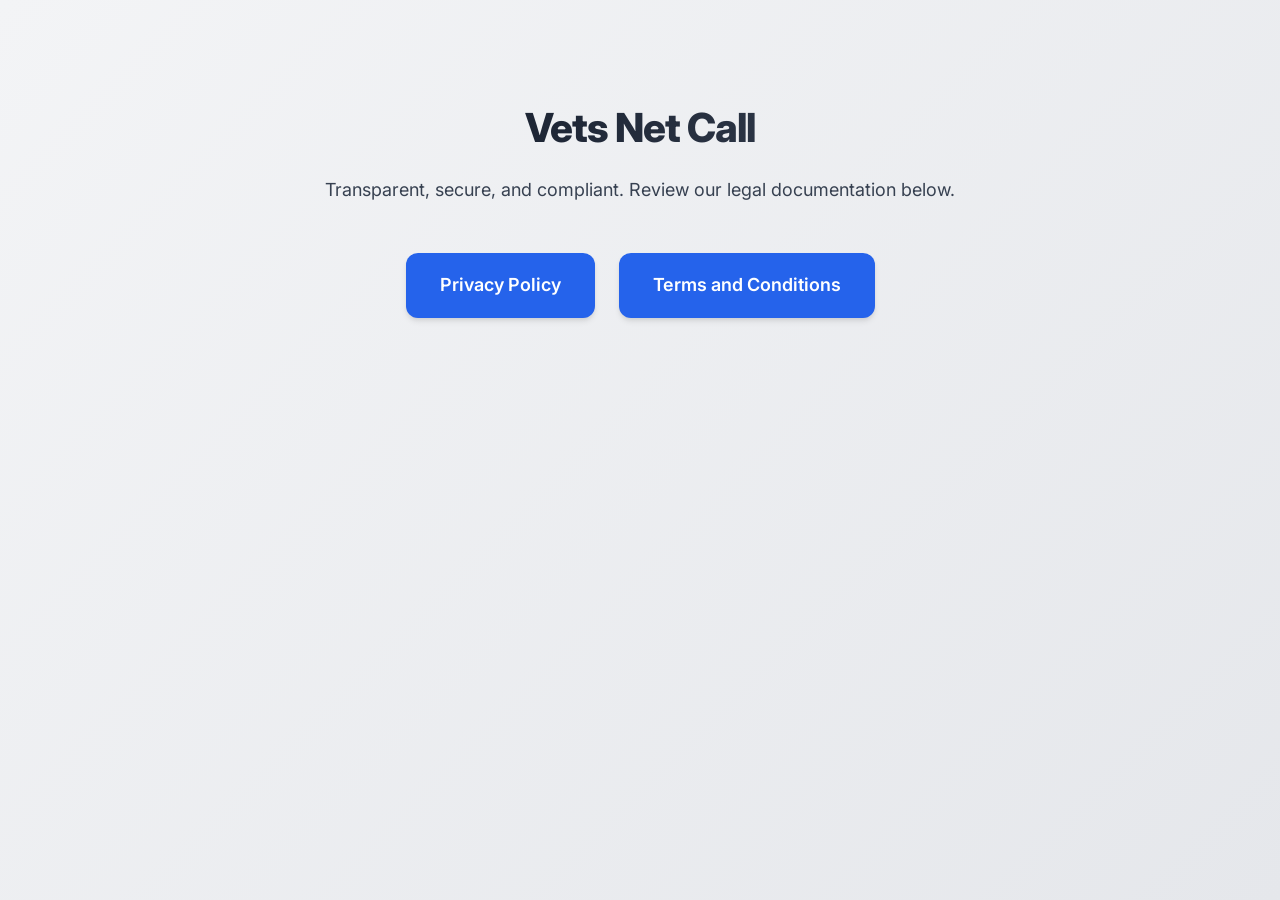
<file: index.html>
<!DOCTYPE html>
<html lang="en">
<head>
  <meta charset="UTF-8">
  <meta name="viewport" content="width=device-width, initial-scale=1.0">
  <title>Vets Net Call - Legal Policies</title>
  <meta name="description" content="Legal documentation, terms, and privacy policies for the Vets Net Call application.">
  <link rel="preconnect" href="https://fonts.googleapis.com">
  <link rel="preconnect" href="https://fonts.gstatic.com" crossorigin>
  <link href="https://fonts.googleapis.com/css2?family=Inter:wght@400;600;800&display=swap" rel="stylesheet">
  <link rel="stylesheet" href="styles.css">
</head>
<body>
  <main class="container">
    <div class="hero">
      <h1>Vets Net Call</h1>
      <p>Transparent, secure, and compliant. Review our legal documentation below.</p>
      
      <div class="button-group">
        <a href="privacy.html" class="btn">Privacy Policy</a>
        <a href="terms.html" class="btn">Terms and Conditions</a>
      </div>
    </div>
  </main>
</body>
</html>
</file>
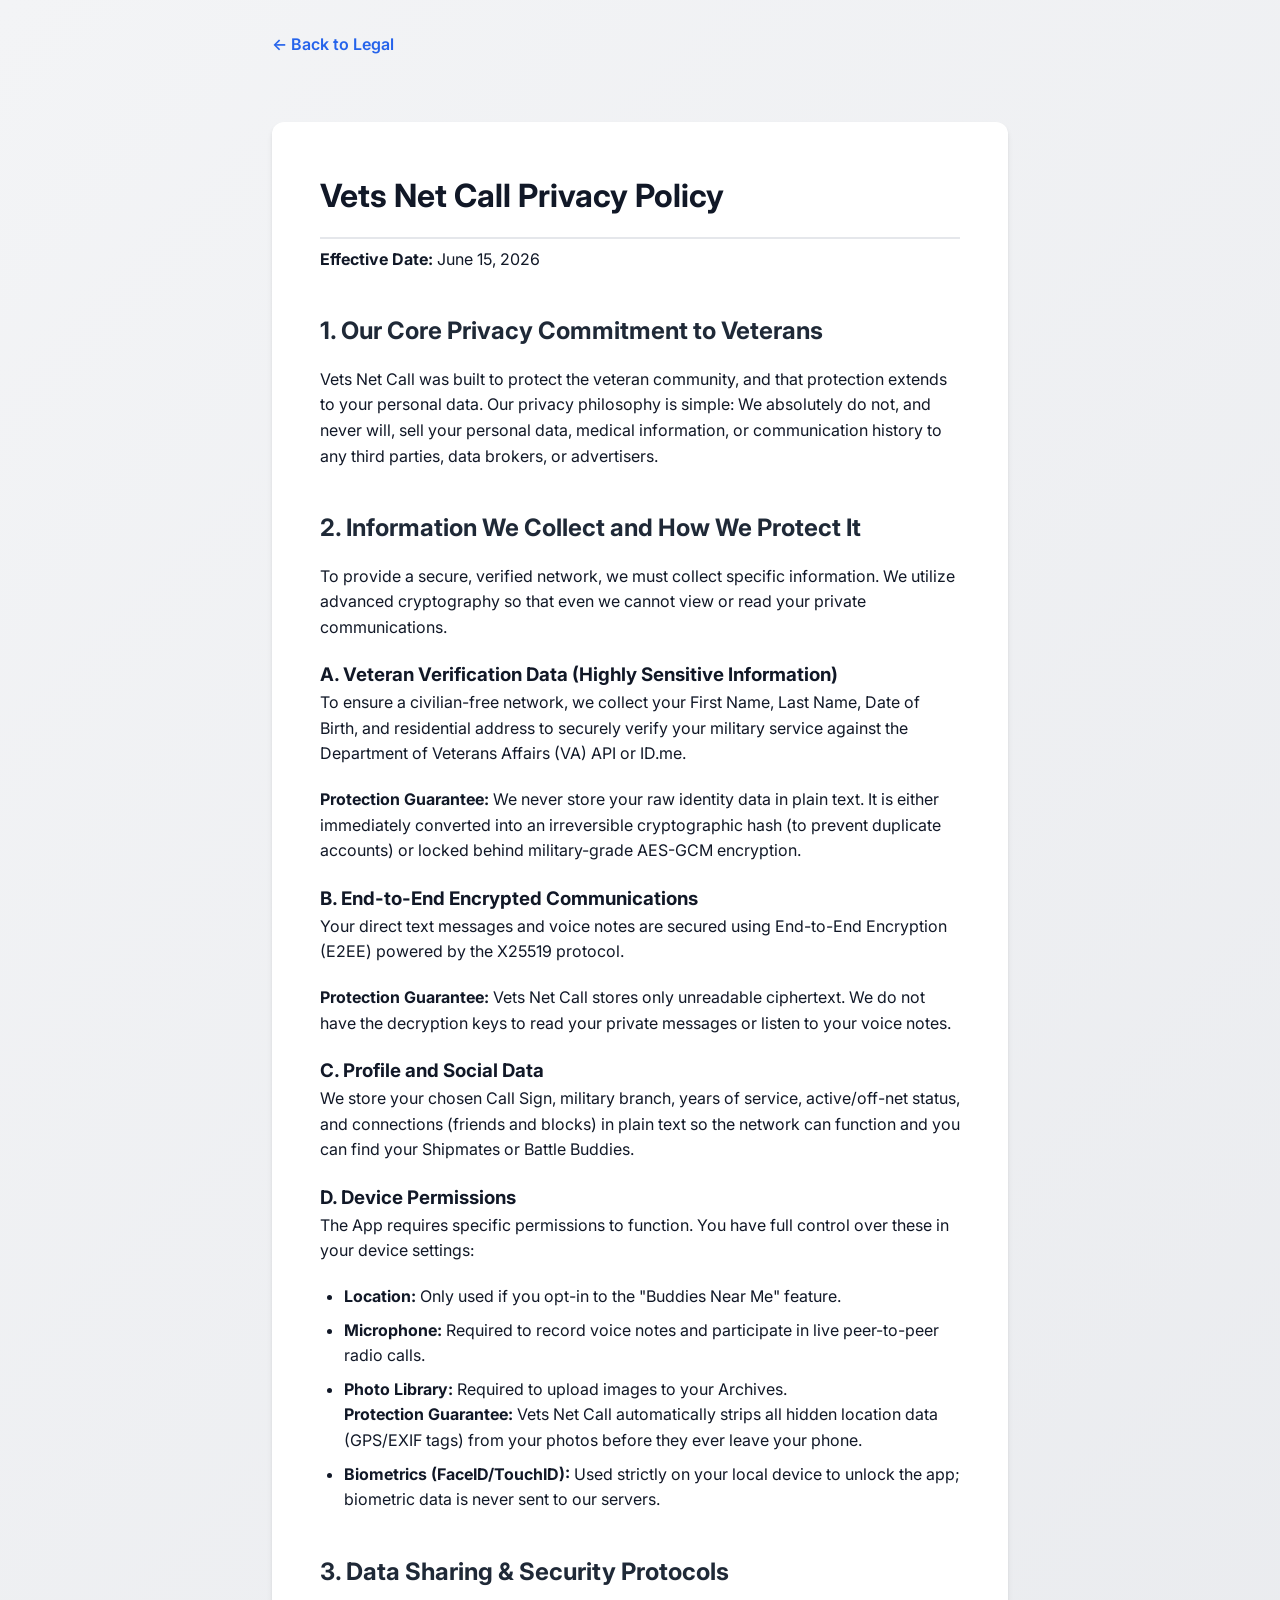
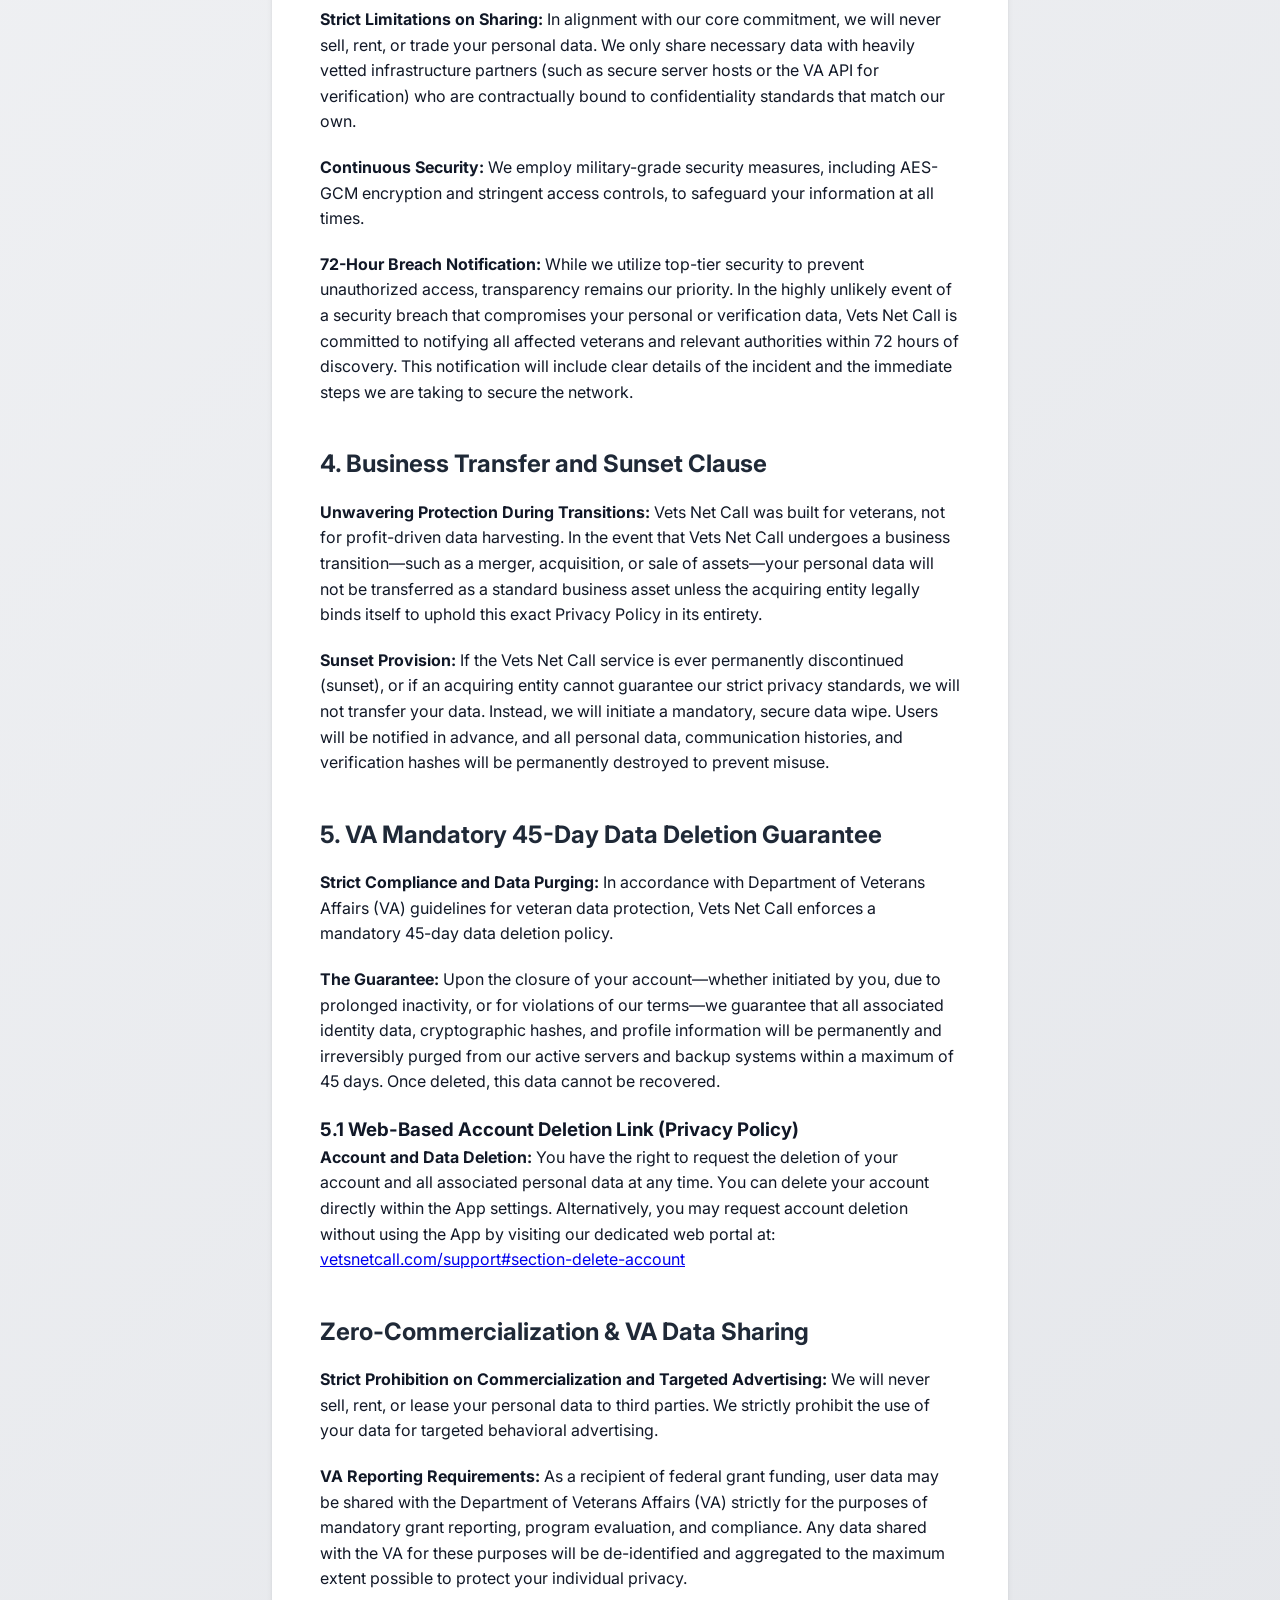
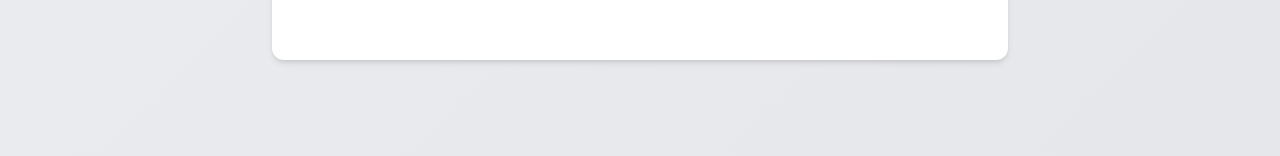
<file: privacy.html>
<!DOCTYPE html>
<html lang="en">
<head>
  <meta charset="UTF-8">
  <meta name="viewport" content="width=device-width, initial-scale=1.0">
  <title>Privacy Policy - Vets Net Call</title>
  <meta name="description" content="Privacy Policy for the Vets Net Call application. Learn how we collect, use, and protect your data.">
  <link rel="preconnect" href="https://fonts.googleapis.com">
  <link rel="preconnect" href="https://fonts.gstatic.com" crossorigin>
  <link href="https://fonts.googleapis.com/css2?family=Inter:wght@400;600;800&display=swap" rel="stylesheet">
  <link rel="stylesheet" href="styles.css">
</head>
<body>
  <main class="container">
    <a href="index.html" class="back-link">&larr; Back to Legal</a>
    
    <div class="document-surface">
      <h1>Vets Net Call Privacy Policy</h1>
      <p><strong>Effective Date:</strong> June 15, 2026</p>

      <h2>1. Our Core Privacy Commitment to Veterans</h2>
      <p>Vets Net Call was built to protect the veteran community, and that protection extends to your personal data. Our privacy philosophy is simple: We absolutely do not, and never will, sell your personal data, medical information, or communication history to any third parties, data brokers, or advertisers.</p>

      <h2>2. Information We Collect and How We Protect It</h2>
      <p>To provide a secure, verified network, we must collect specific information. We utilize advanced cryptography so that even we cannot view or read your private communications.</p>
      
      <h3>A. Veteran Verification Data (Highly Sensitive Information)</h3>
      <p>To ensure a civilian-free network, we collect your First Name, Last Name, Date of Birth, and residential address to securely verify your military service against the Department of Veterans Affairs (VA) API or ID.me.</p>
      <p><strong>Protection Guarantee:</strong> We never store your raw identity data in plain text. It is either immediately converted into an irreversible cryptographic hash (to prevent duplicate accounts) or locked behind military-grade AES-GCM encryption.</p>

      <h3>B. End-to-End Encrypted Communications</h3>
      <p>Your direct text messages and voice notes are secured using End-to-End Encryption (E2EE) powered by the X25519 protocol.</p>
      <p><strong>Protection Guarantee:</strong> Vets Net Call stores only unreadable ciphertext. We do not have the decryption keys to read your private messages or listen to your voice notes.</p>

      <h3>C. Profile and Social Data</h3>
      <p>We store your chosen Call Sign, military branch, years of service, active/off-net status, and connections (friends and blocks) in plain text so the network can function and you can find your Shipmates or Battle Buddies.</p>

      <h3>D. Device Permissions</h3>
      <p>The App requires specific permissions to function. You have full control over these in your device settings:</p>
      <ul>
        <li><strong>Location:</strong> Only used if you opt-in to the "Buddies Near Me" feature.</li>
        <li><strong>Microphone:</strong> Required to record voice notes and participate in live peer-to-peer radio calls.</li>
        <li><strong>Photo Library:</strong> Required to upload images to your Archives.<br>
        <strong>Protection Guarantee:</strong> Vets Net Call automatically strips all hidden location data (GPS/EXIF tags) from your photos before they ever leave your phone.</li>
        <li><strong>Biometrics (FaceID/TouchID):</strong> Used strictly on your local device to unlock the app; biometric data is never sent to our servers.</li>
      </ul>

      <h2>3. Data Sharing & Security Protocols</h2>
      <p><strong>Strict Limitations on Sharing:</strong> In alignment with our core commitment, we will never sell, rent, or trade your personal data. We only share necessary data with heavily vetted infrastructure partners (such as secure server hosts or the VA API for verification) who are contractually bound to confidentiality standards that match our own.</p>
      <p><strong>Continuous Security:</strong> We employ military-grade security measures, including AES-GCM encryption and stringent access controls, to safeguard your information at all times.</p>
      <p><strong>72-Hour Breach Notification:</strong> While we utilize top-tier security to prevent unauthorized access, transparency remains our priority. In the highly unlikely event of a security breach that compromises your personal or verification data, Vets Net Call is committed to notifying all affected veterans and relevant authorities within 72 hours of discovery. This notification will include clear details of the incident and the immediate steps we are taking to secure the network.</p>

      <h2>4. Business Transfer and Sunset Clause</h2>
      <p><strong>Unwavering Protection During Transitions:</strong> Vets Net Call was built for veterans, not for profit-driven data harvesting. In the event that Vets Net Call undergoes a business transition—such as a merger, acquisition, or sale of assets—your personal data will not be transferred as a standard business asset unless the acquiring entity legally binds itself to uphold this exact Privacy Policy in its entirety.</p>
      <p><strong>Sunset Provision:</strong> If the Vets Net Call service is ever permanently discontinued (sunset), or if an acquiring entity cannot guarantee our strict privacy standards, we will not transfer your data. Instead, we will initiate a mandatory, secure data wipe. Users will be notified in advance, and all personal data, communication histories, and verification hashes will be permanently destroyed to prevent misuse.</p>

      <h2>5. VA Mandatory 45-Day Data Deletion Guarantee</h2>
      <p><strong>Strict Compliance and Data Purging:</strong> In accordance with Department of Veterans Affairs (VA) guidelines for veteran data protection, Vets Net Call enforces a mandatory 45-day data deletion policy.</p>
      <p><strong>The Guarantee:</strong> Upon the closure of your account—whether initiated by you, due to prolonged inactivity, or for violations of our terms—we guarantee that all associated identity data, cryptographic hashes, and profile information will be permanently and irreversibly purged from our active servers and backup systems within a maximum of 45 days. Once deleted, this data cannot be recovered.</p>

      <h3>5.1 Web-Based Account Deletion Link (Privacy Policy)</h3>
      <p><strong>Account and Data Deletion:</strong> You have the right to request the deletion of your account and all associated personal data at any time. You can delete your account directly within the App settings. Alternatively, you may request account deletion without using the App by visiting our dedicated web portal at: <a href="https://vetsnetcall.com/support#section-delete-account" class="text-glow hover:text-primary transition-colors">vetsnetcall.com/support#section-delete-account</a></p>

      <h2>Zero-Commercialization & VA Data Sharing</h2>
      <p><strong>Strict Prohibition on Commercialization and Targeted Advertising:</strong> We will never sell, rent, or lease your personal data to third parties. We strictly prohibit the use of your data for targeted behavioral advertising.</p>
      <p><strong>VA Reporting Requirements:</strong> As a recipient of federal grant funding, user data may be shared with the Department of Veterans Affairs (VA) strictly for the purposes of mandatory grant reporting, program evaluation, and compliance. Any data shared with the VA for these purposes will be de-identified and aggregated to the maximum extent possible to protect your individual privacy.</p>
    </div>
  </main>
</body>
</html>
</file>
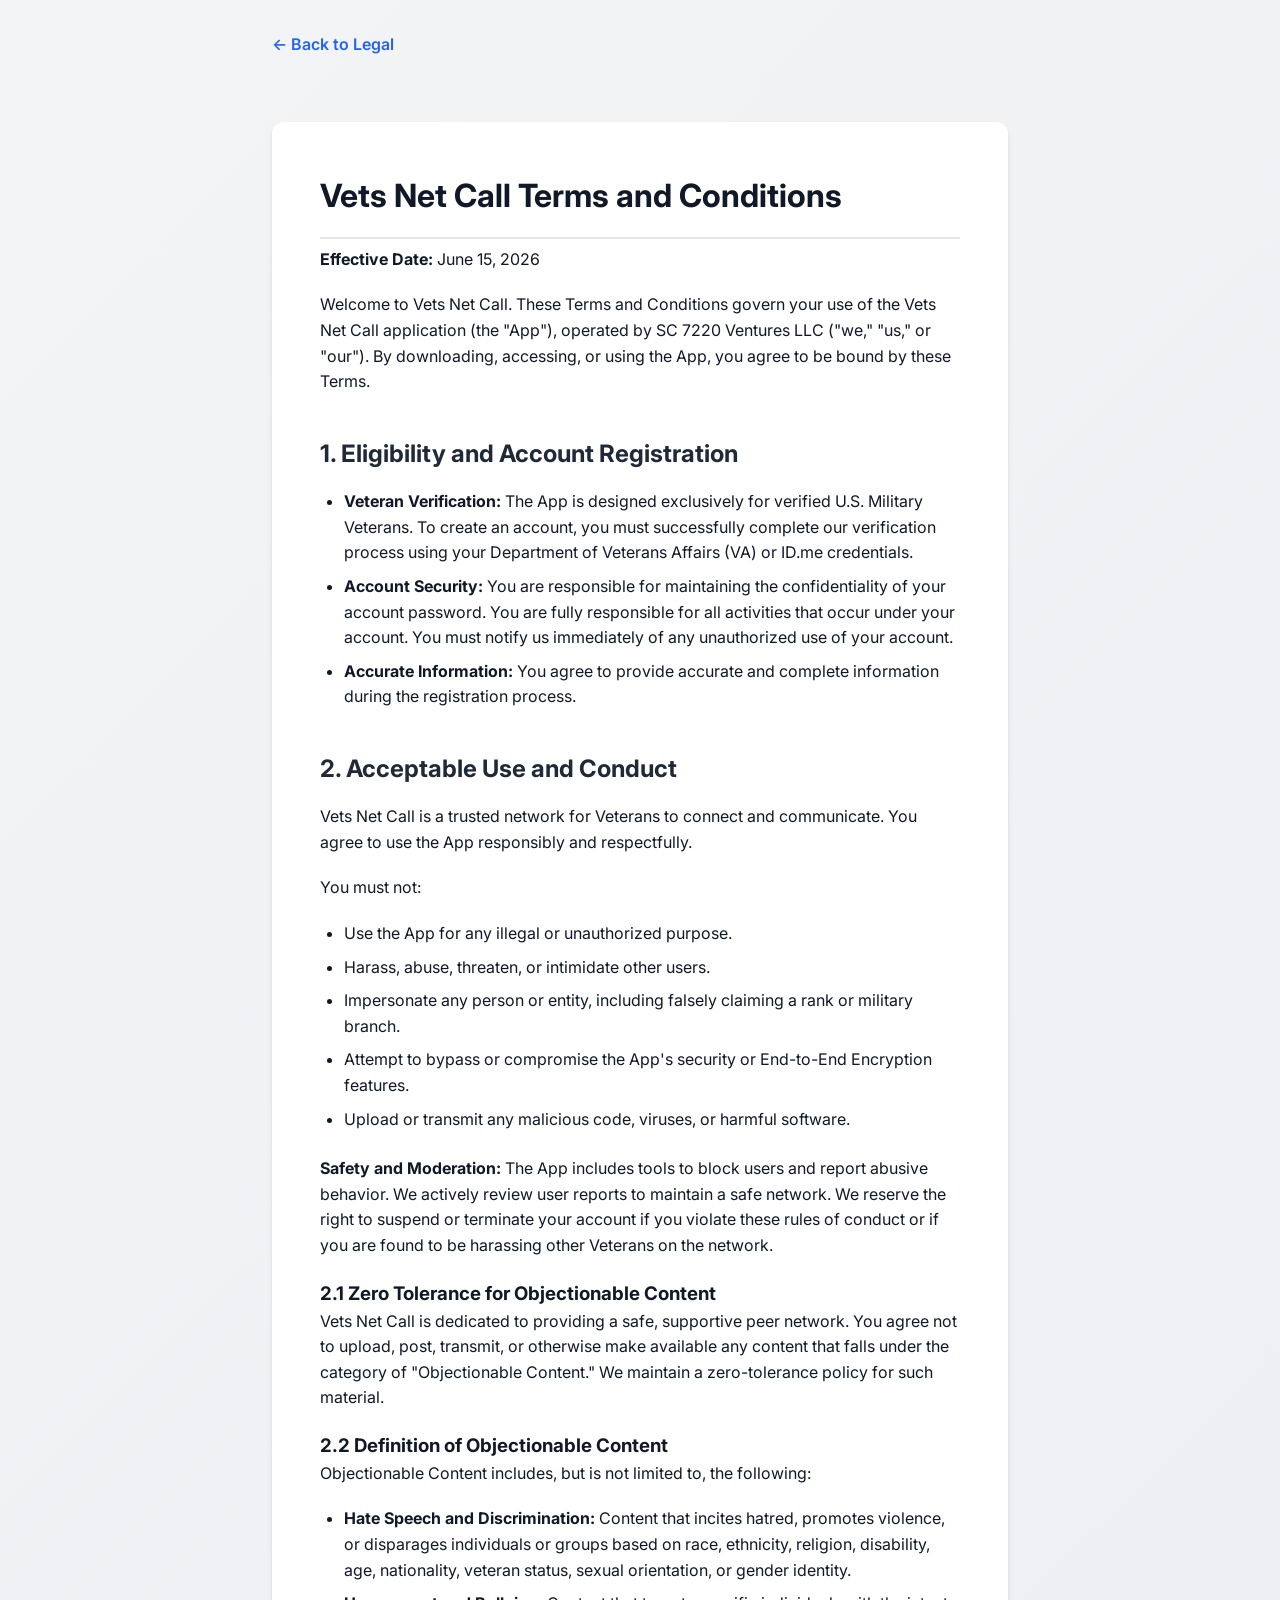
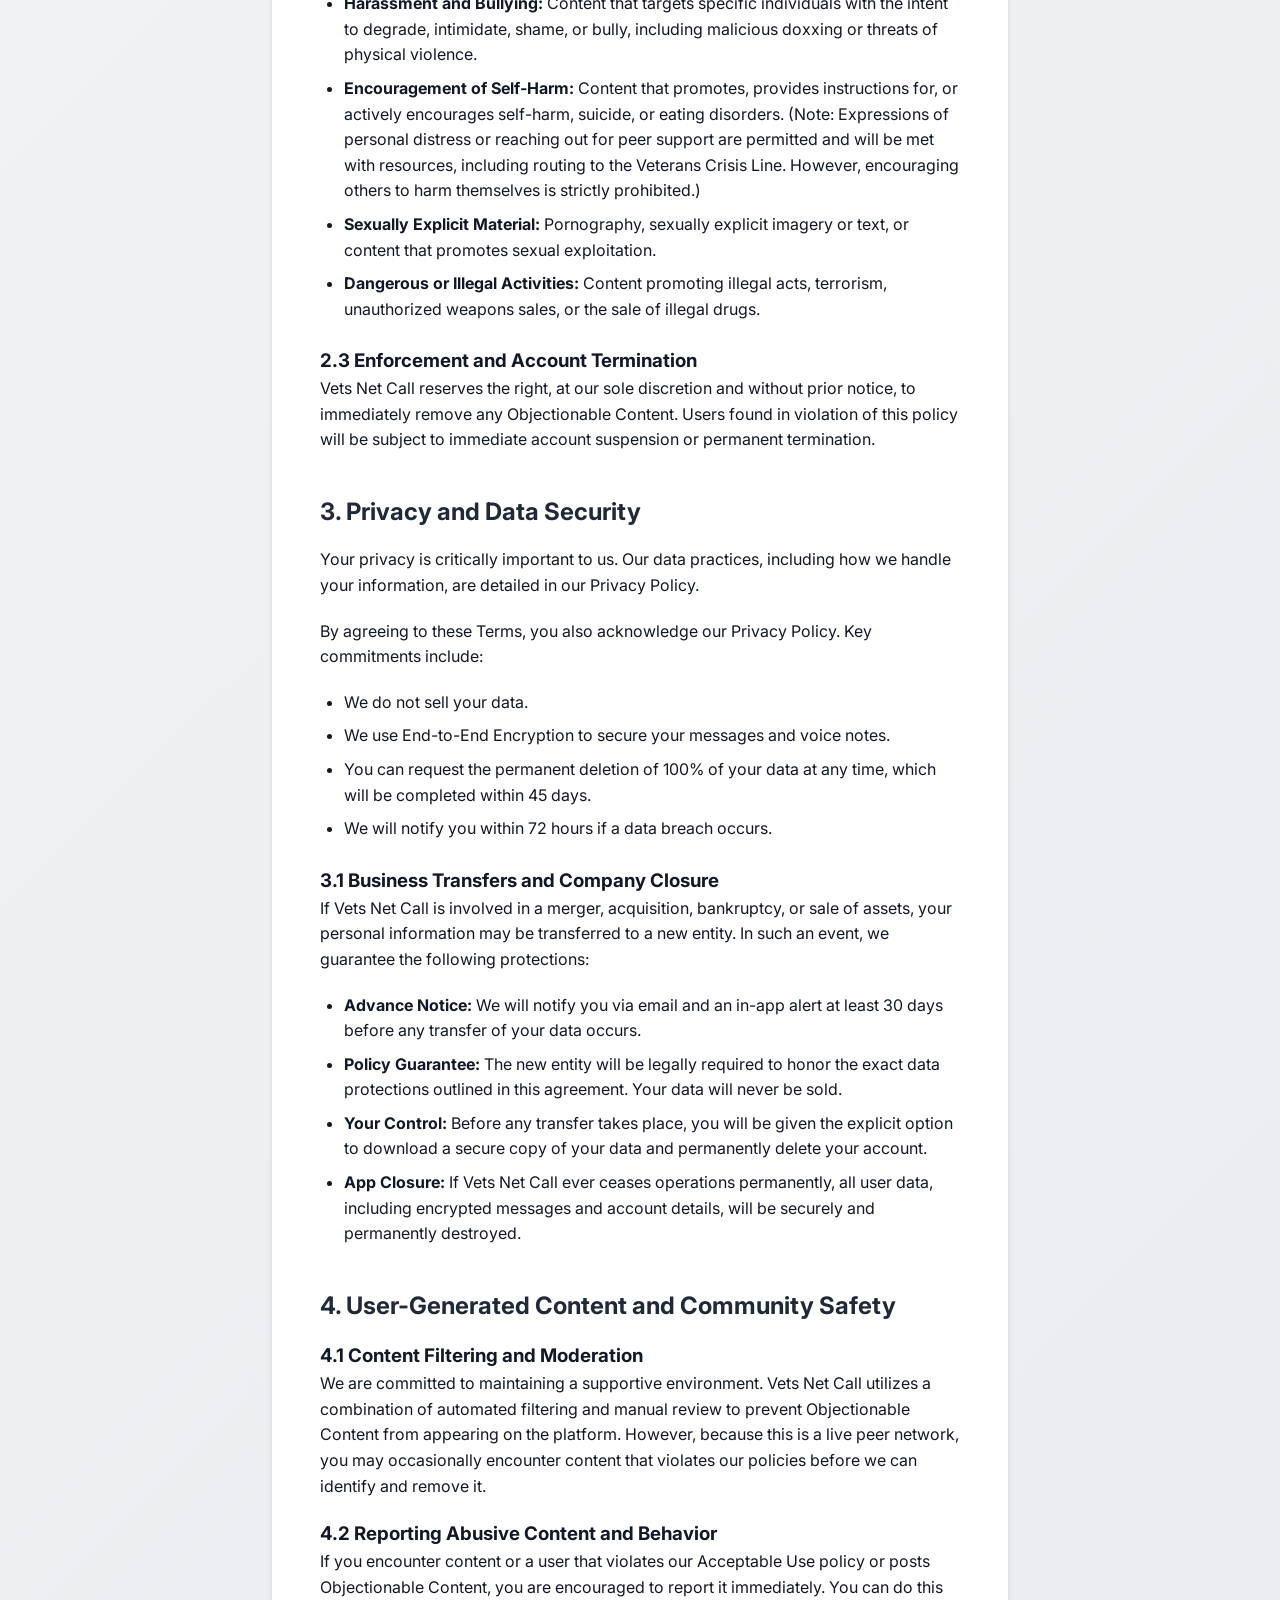
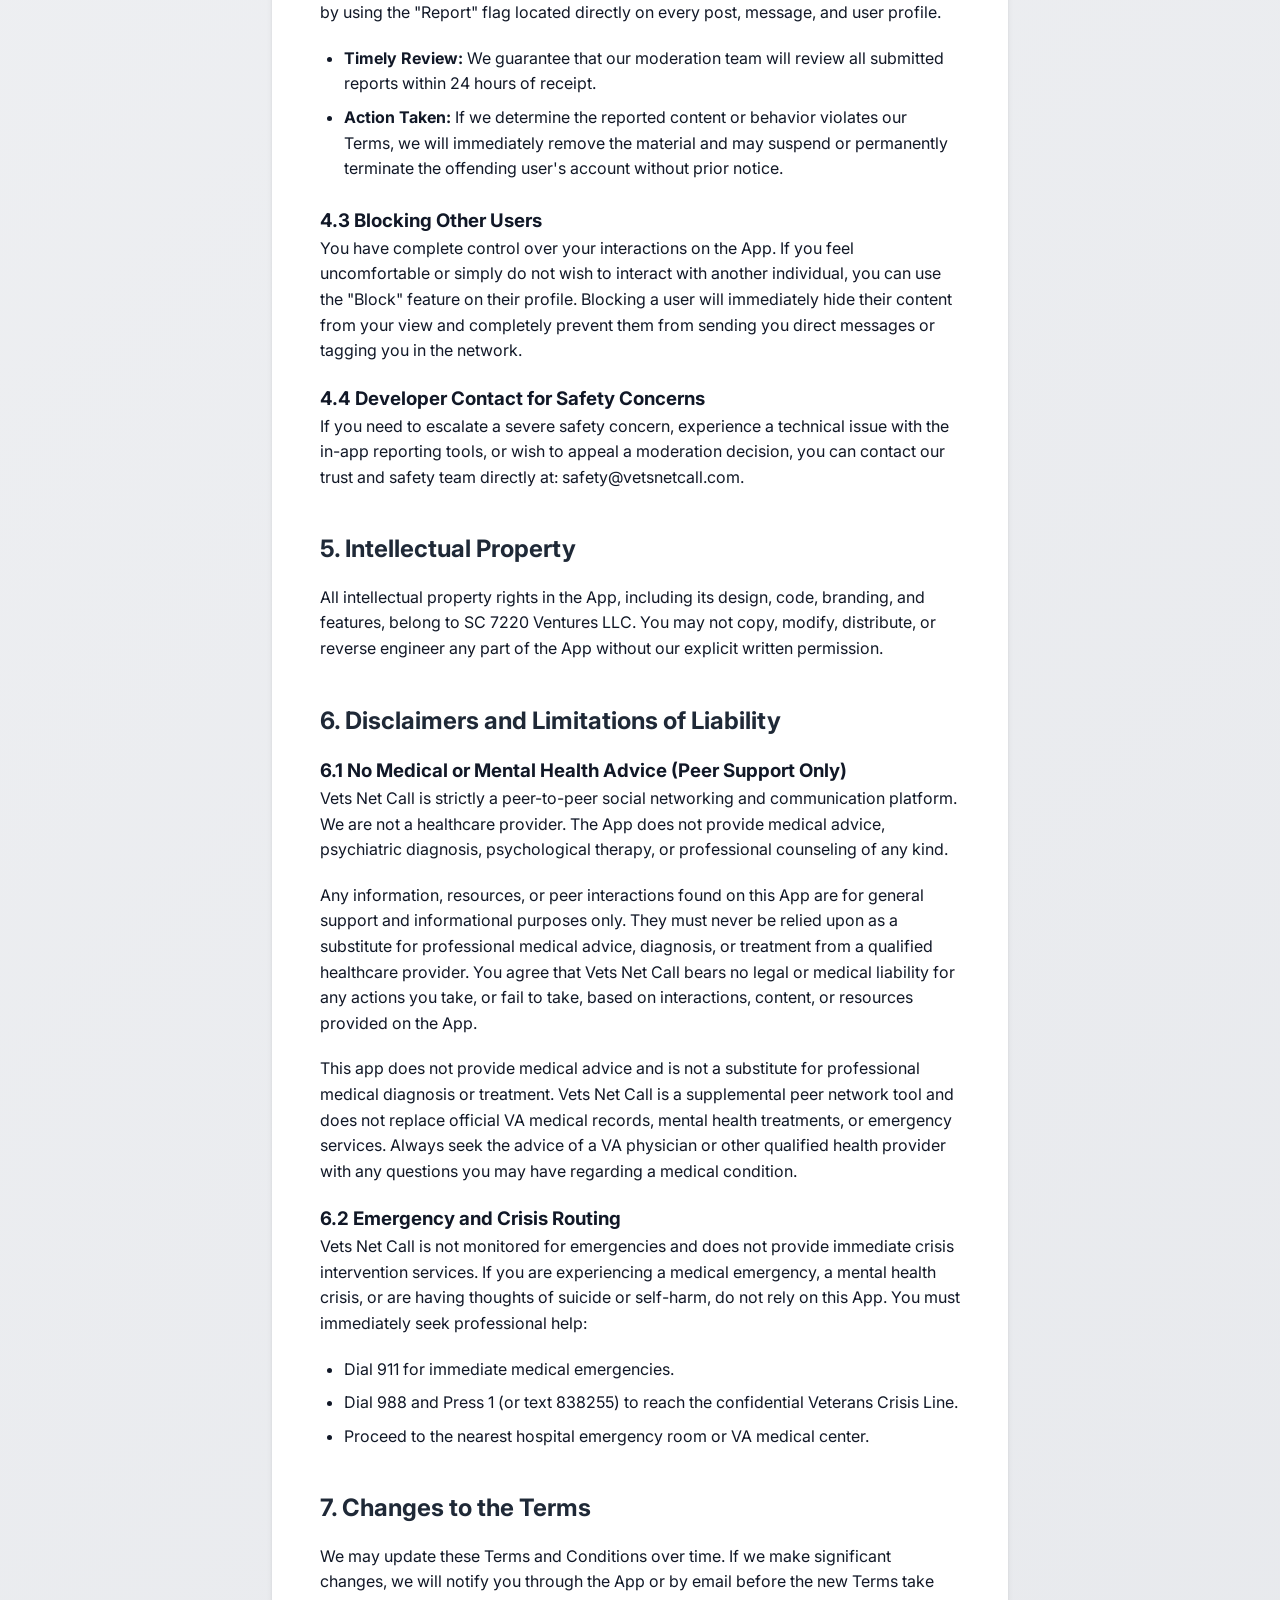
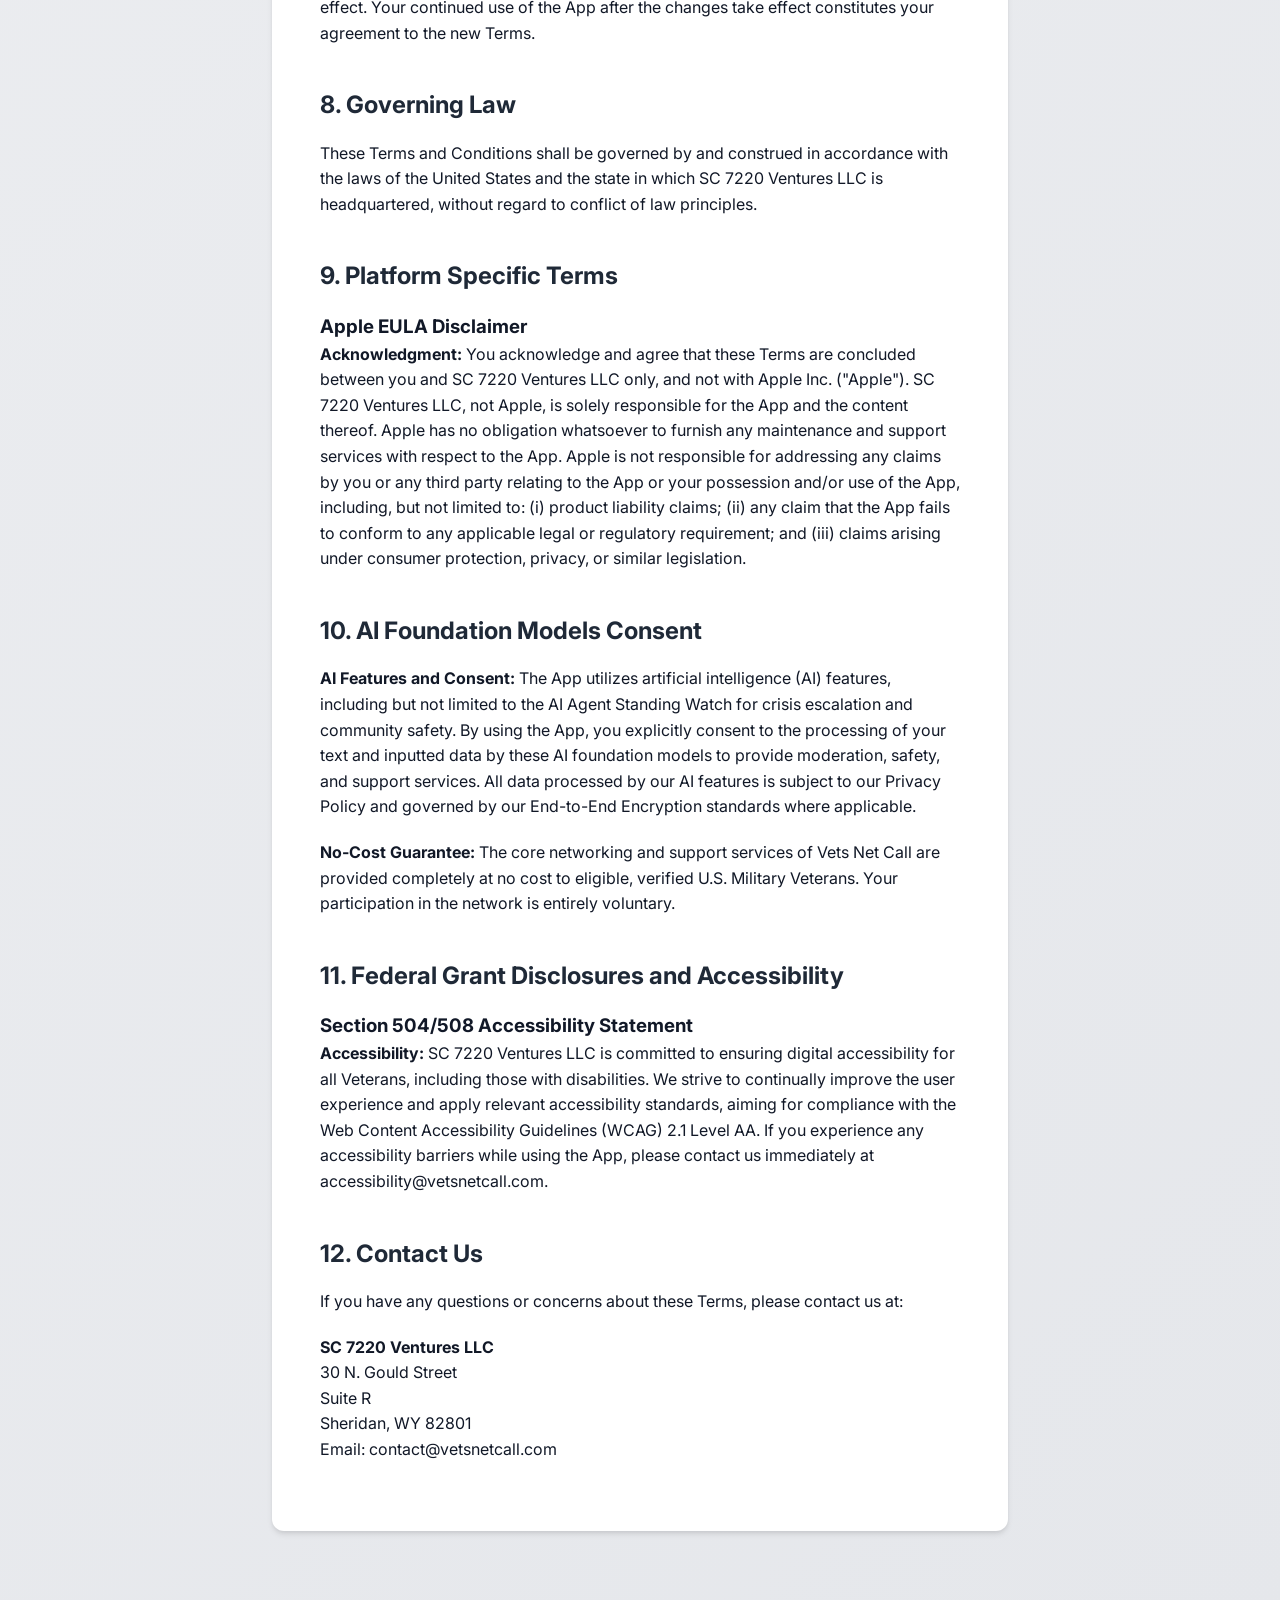
<file: terms.html>
<!DOCTYPE html>
<html lang="en">
<head>
  <meta charset="UTF-8">
  <meta name="viewport" content="width=device-width, initial-scale=1.0">
  <title>Terms and Conditions - Vets Net Call</title>
  <meta name="description" content="Terms and Conditions of use for the Vets Net Call application.">
  <link rel="preconnect" href="https://fonts.googleapis.com">
  <link rel="preconnect" href="https://fonts.gstatic.com" crossorigin>
  <link href="https://fonts.googleapis.com/css2?family=Inter:wght@400;600;800&display=swap" rel="stylesheet">
  <link rel="stylesheet" href="styles.css">
</head>
<body>
  <main class="container">
    <a href="index.html" class="back-link">&larr; Back to Legal</a>
    
    <div class="document-surface">
      <h1>Vets Net Call Terms and Conditions</h1>
      <p><strong>Effective Date:</strong> June 15, 2026</p>

      <p>Welcome to Vets Net Call. These Terms and Conditions govern your use of the Vets Net Call application (the "App"), operated by SC 7220 Ventures LLC ("we," "us," or "our"). By downloading, accessing, or using the App, you agree to be bound by these Terms.</p>

      <h2>1. Eligibility and Account Registration</h2>
      <ul>
        <li><strong>Veteran Verification:</strong> The App is designed exclusively for verified U.S. Military Veterans. To create an account, you must successfully complete our verification process using your Department of Veterans Affairs (VA) or ID.me credentials.</li>
        <li><strong>Account Security:</strong> You are responsible for maintaining the confidentiality of your account password. You are fully responsible for all activities that occur under your account. You must notify us immediately of any unauthorized use of your account.</li>
        <li><strong>Accurate Information:</strong> You agree to provide accurate and complete information during the registration process.</li>
      </ul>

      <h2>2. Acceptable Use and Conduct</h2>
      <p>Vets Net Call is a trusted network for Veterans to connect and communicate. You agree to use the App responsibly and respectfully.</p>
      
      <p>You must not:</p>
      <ul>
        <li>Use the App for any illegal or unauthorized purpose.</li>
        <li>Harass, abuse, threaten, or intimidate other users.</li>
        <li>Impersonate any person or entity, including falsely claiming a rank or military branch.</li>
        <li>Attempt to bypass or compromise the App's security or End-to-End Encryption features.</li>
        <li>Upload or transmit any malicious code, viruses, or harmful software.</li>
      </ul>
      
      <p><strong>Safety and Moderation:</strong> The App includes tools to block users and report abusive behavior. We actively review user reports to maintain a safe network. We reserve the right to suspend or terminate your account if you violate these rules of conduct or if you are found to be harassing other Veterans on the network.</p>

      <h3>2.1 Zero Tolerance for Objectionable Content</h3>
      <p>Vets Net Call is dedicated to providing a safe, supportive peer network. You agree not to upload, post, transmit, or otherwise make available any content that falls under the category of "Objectionable Content." We maintain a zero-tolerance policy for such material.</p>

      <h3>2.2 Definition of Objectionable Content</h3>
      <p>Objectionable Content includes, but is not limited to, the following:</p>
      <ul>
        <li><strong>Hate Speech and Discrimination:</strong> Content that incites hatred, promotes violence, or disparages individuals or groups based on race, ethnicity, religion, disability, age, nationality, veteran status, sexual orientation, or gender identity.</li>
        <li><strong>Harassment and Bullying:</strong> Content that targets specific individuals with the intent to degrade, intimidate, shame, or bully, including malicious doxxing or threats of physical violence.</li>
        <li><strong>Encouragement of Self-Harm:</strong> Content that promotes, provides instructions for, or actively encourages self-harm, suicide, or eating disorders. (Note: Expressions of personal distress or reaching out for peer support are permitted and will be met with resources, including routing to the Veterans Crisis Line. However, encouraging others to harm themselves is strictly prohibited.)</li>
        <li><strong>Sexually Explicit Material:</strong> Pornography, sexually explicit imagery or text, or content that promotes sexual exploitation.</li>
        <li><strong>Dangerous or Illegal Activities:</strong> Content promoting illegal acts, terrorism, unauthorized weapons sales, or the sale of illegal drugs.</li>
      </ul>

      <h3>2.3 Enforcement and Account Termination</h3>
      <p>Vets Net Call reserves the right, at our sole discretion and without prior notice, to immediately remove any Objectionable Content. Users found in violation of this policy will be subject to immediate account suspension or permanent termination.</p>

      <h2>3. Privacy and Data Security</h2>
      <p>Your privacy is critically important to us. Our data practices, including how we handle your information, are detailed in our Privacy Policy.</p>
      
      <p>By agreeing to these Terms, you also acknowledge our Privacy Policy. Key commitments include:</p>
      <ul>
        <li>We do not sell your data.</li>
        <li>We use End-to-End Encryption to secure your messages and voice notes.</li>
        <li>You can request the permanent deletion of 100% of your data at any time, which will be completed within 45 days.</li>
        <li>We will notify you within 72 hours if a data breach occurs.</li>
      </ul>

      <h3>3.1 Business Transfers and Company Closure</h3>
      <p>If Vets Net Call is involved in a merger, acquisition, bankruptcy, or sale of assets, your personal information may be transferred to a new entity. In such an event, we guarantee the following protections:</p>
      <ul>
        <li><strong>Advance Notice:</strong> We will notify you via email and an in-app alert at least 30 days before any transfer of your data occurs.</li>
        <li><strong>Policy Guarantee:</strong> The new entity will be legally required to honor the exact data protections outlined in this agreement. Your data will never be sold.</li>
        <li><strong>Your Control:</strong> Before any transfer takes place, you will be given the explicit option to download a secure copy of your data and permanently delete your account.</li>
        <li><strong>App Closure:</strong> If Vets Net Call ever ceases operations permanently, all user data, including encrypted messages and account details, will be securely and permanently destroyed.</li>
      </ul>

      <h2>4. User-Generated Content and Community Safety</h2>
      
      <h3>4.1 Content Filtering and Moderation</h3>
      <p>We are committed to maintaining a supportive environment. Vets Net Call utilizes a combination of automated filtering and manual review to prevent Objectionable Content from appearing on the platform. However, because this is a live peer network, you may occasionally encounter content that violates our policies before we can identify and remove it.</p>

      <h3>4.2 Reporting Abusive Content and Behavior</h3>
      <p>If you encounter content or a user that violates our Acceptable Use policy or posts Objectionable Content, you are encouraged to report it immediately. You can do this by using the "Report" flag located directly on every post, message, and user profile.</p>
      <ul>
        <li><strong>Timely Review:</strong> We guarantee that our moderation team will review all submitted reports within 24 hours of receipt.</li>
        <li><strong>Action Taken:</strong> If we determine the reported content or behavior violates our Terms, we will immediately remove the material and may suspend or permanently terminate the offending user's account without prior notice.</li>
      </ul>

      <h3>4.3 Blocking Other Users</h3>
      <p>You have complete control over your interactions on the App. If you feel uncomfortable or simply do not wish to interact with another individual, you can use the "Block" feature on their profile. Blocking a user will immediately hide their content from your view and completely prevent them from sending you direct messages or tagging you in the network.</p>

      <h3>4.4 Developer Contact for Safety Concerns</h3>
      <p>If you need to escalate a severe safety concern, experience a technical issue with the in-app reporting tools, or wish to appeal a moderation decision, you can contact our trust and safety team directly at: safety@vetsnetcall.com.</p>

      <h2>5. Intellectual Property</h2>
      <p>All intellectual property rights in the App, including its design, code, branding, and features, belong to SC 7220 Ventures LLC. You may not copy, modify, distribute, or reverse engineer any part of the App without our explicit written permission.</p>

      <h2>6. Disclaimers and Limitations of Liability</h2>
      
      <h3>6.1 No Medical or Mental Health Advice (Peer Support Only)</h3>
      <p>Vets Net Call is strictly a peer-to-peer social networking and communication platform. We are not a healthcare provider. The App does not provide medical advice, psychiatric diagnosis, psychological therapy, or professional counseling of any kind.</p>
      <p>Any information, resources, or peer interactions found on this App are for general support and informational purposes only. They must never be relied upon as a substitute for professional medical advice, diagnosis, or treatment from a qualified healthcare provider. You agree that Vets Net Call bears no legal or medical liability for any actions you take, or fail to take, based on interactions, content, or resources provided on the App.</p>
      <p>This app does not provide medical advice and is not a substitute for professional medical diagnosis or treatment. Vets Net Call is a supplemental peer network tool and does not replace official VA medical records, mental health treatments, or emergency services. Always seek the advice of a VA physician or other qualified health provider with any questions you may have regarding a medical condition.</p>

      <h3>6.2 Emergency and Crisis Routing</h3>
      <p>Vets Net Call is not monitored for emergencies and does not provide immediate crisis intervention services. If you are experiencing a medical emergency, a mental health crisis, or are having thoughts of suicide or self-harm, do not rely on this App. You must immediately seek professional help:</p>
      <ul>
        <li>Dial 911 for immediate medical emergencies.</li>
        <li>Dial 988 and Press 1 (or text 838255) to reach the confidential Veterans Crisis Line.</li>
        <li>Proceed to the nearest hospital emergency room or VA medical center.</li>
      </ul>

      <h2>7. Changes to the Terms</h2>
      <p>We may update these Terms and Conditions over time. If we make significant changes, we will notify you through the App or by email before the new Terms take effect. Your continued use of the App after the changes take effect constitutes your agreement to the new Terms.</p>

      <h2>8. Governing Law</h2>
      <p>These Terms and Conditions shall be governed by and construed in accordance with the laws of the United States and the state in which SC 7220 Ventures LLC is headquartered, without regard to conflict of law principles.</p>

      <h2>9. Platform Specific Terms</h2>
      <h3>Apple EULA Disclaimer</h3>
      <p><strong>Acknowledgment:</strong> You acknowledge and agree that these Terms are concluded between you and SC 7220 Ventures LLC only, and not with Apple Inc. ("Apple"). SC 7220 Ventures LLC, not Apple, is solely responsible for the App and the content thereof. Apple has no obligation whatsoever to furnish any maintenance and support services with respect to the App. Apple is not responsible for addressing any claims by you or any third party relating to the App or your possession and/or use of the App, including, but not limited to: (i) product liability claims; (ii) any claim that the App fails to conform to any applicable legal or regulatory requirement; and (iii) claims arising under consumer protection, privacy, or similar legislation.</p>

      <h2>10. AI Foundation Models Consent</h2>
      <p><strong>AI Features and Consent:</strong> The App utilizes artificial intelligence (AI) features, including but not limited to the AI Agent Standing Watch for crisis escalation and community safety. By using the App, you explicitly consent to the processing of your text and inputted data by these AI foundation models to provide moderation, safety, and support services. All data processed by our AI features is subject to our Privacy Policy and governed by our End-to-End Encryption standards where applicable.</p>
      <p><strong>No-Cost Guarantee:</strong> The core networking and support services of Vets Net Call are provided completely at no cost to eligible, verified U.S. Military Veterans. Your participation in the network is entirely voluntary.</p>

      <h2>11. Federal Grant Disclosures and Accessibility</h2>
      <h3>Section 504/508 Accessibility Statement</h3>
      <p><strong>Accessibility:</strong> SC 7220 Ventures LLC is committed to ensuring digital accessibility for all Veterans, including those with disabilities. We strive to continually improve the user experience and apply relevant accessibility standards, aiming for compliance with the Web Content Accessibility Guidelines (WCAG) 2.1 Level AA. If you experience any accessibility barriers while using the App, please contact us immediately at accessibility@vetsnetcall.com.</p>

      <h2>12. Contact Us</h2>
      <p>If you have any questions or concerns about these Terms, please contact us at:</p>
      <p><strong>SC 7220 Ventures LLC</strong><br>
      30 N. Gould Street<br>
      Suite R<br>
      Sheridan, WY 82801<br>
      Email: contact@vetsnetcall.com</p>
    </div>
  </main>
</body>
</html>
</file>
<file: styles.css>
/* Base Variables & Reset */
:root {
  --bg-gradient: linear-gradient(135deg, #f3f4f6 0%, #e5e7eb 100%);
  --surface: #ffffff;
  --text-primary: #111827; /* Very high contrast for VA compliance */
  --text-secondary: #374151;
  --primary: #2563eb;
  --primary-hover: #1d4ed8;
  --radius: 12px;
  --shadow: 0 4px 6px -1px rgba(0, 0, 0, 0.1), 0 2px 4px -1px rgba(0, 0, 0, 0.06);
}

* {
  box-sizing: border-box;
  margin: 0;
  padding: 0;
}

body {
  font-family: 'Inter', system-ui, -apple-system, sans-serif;
  background: var(--bg-gradient);
  color: var(--text-primary);
  /* VA Requirement: Font size 14px or larger */
  font-size: 16px; 
  line-height: 1.6;
  min-height: 100vh;
  display: flex;
  flex-direction: column;
}

/* 
  VA Requirement: 
  - Text and background colors that meet minimum WCAG contrast requirements of at least 4.5:1. 
  - No narrow column widths. 
*/
.container {
  width: 100%;
  /* Ensures column isn't narrow, but maintains readability */
  max-width: 800px; 
  margin: 0 auto;
  padding: 2rem;
  flex: 1;
}

/* Header & Hero */
.hero {
  text-align: center;
  padding: 4rem 2rem;
}

.hero h1 {
  font-size: 2.5rem;
  font-weight: 800;
  letter-spacing: -0.025em;
  margin-bottom: 1rem;
  background: linear-gradient(to right, #111827, #374151);
  -webkit-background-clip: text;
  color: transparent;
}

.hero p {
  color: var(--text-secondary);
  font-size: 1.125rem;
  margin-bottom: 3rem;
}

/* Buttons Container */
.button-group {
  display: flex;
  gap: 1.5rem;
  justify-content: center;
  flex-wrap: wrap;
}

/* Premium Button Styling */
.btn {
  display: inline-flex;
  align-items: center;
  justify-content: center;
  padding: 1rem 2rem;
  font-size: 1.125rem;
  font-weight: 600;
  color: #ffffff;
  background-color: var(--primary);
  border-radius: var(--radius);
  text-decoration: none;
  transition: all 0.2s ease-in-out;
  box-shadow: var(--shadow);
  border: 2px solid transparent;
}

.btn:hover {
  background-color: var(--primary-hover);
  transform: translateY(-2px);
  box-shadow: 0 10px 15px -3px rgba(0, 0, 0, 0.1), 0 4px 6px -2px rgba(0, 0, 0, 0.05);
}

.btn:focus-visible {
  outline: none;
  border-color: #000000;
  box-shadow: 0 0 0 4px rgba(37, 99, 235, 0.2);
}

/* Legal Document Styling (VA Compliant) */
.document-surface {
  background-color: var(--surface);
  border-radius: var(--radius);
  padding: 3rem;
  box-shadow: var(--shadow);
  margin-top: 2rem;
  margin-bottom: 4rem;
}

.document-surface h1 {
  font-size: 2rem;
  margin-bottom: 0.5rem;
  border-bottom: 2px solid #e5e7eb;
  padding-bottom: 1rem;
}

.document-surface h2 {
  font-size: 1.5rem;
  margin-top: 2.5rem;
  margin-bottom: 1rem;
  color: #1f2937;
}

.document-surface p {
  /* VA Requirement: No long, unbroken paragraphs. */
  margin-bottom: 1.25rem;
}

.document-surface ul {
  margin-bottom: 1.5rem;
  padding-left: 1.5rem;
}

.document-surface li {
  margin-bottom: 0.5rem;
}

.back-link {
  display: inline-flex;
  align-items: center;
  margin-bottom: 2rem;
  color: var(--primary);
  text-decoration: none;
  font-weight: 600;
  transition: color 0.2s;
}

.back-link:hover {
  color: var(--primary-hover);
  text-decoration: underline;
}

@media (max-width: 600px) {
  .document-surface {
    padding: 1.5rem;
  }
  .button-group {
    flex-direction: column;
  }
  .btn {
    width: 100%;
  }
}
</file>
